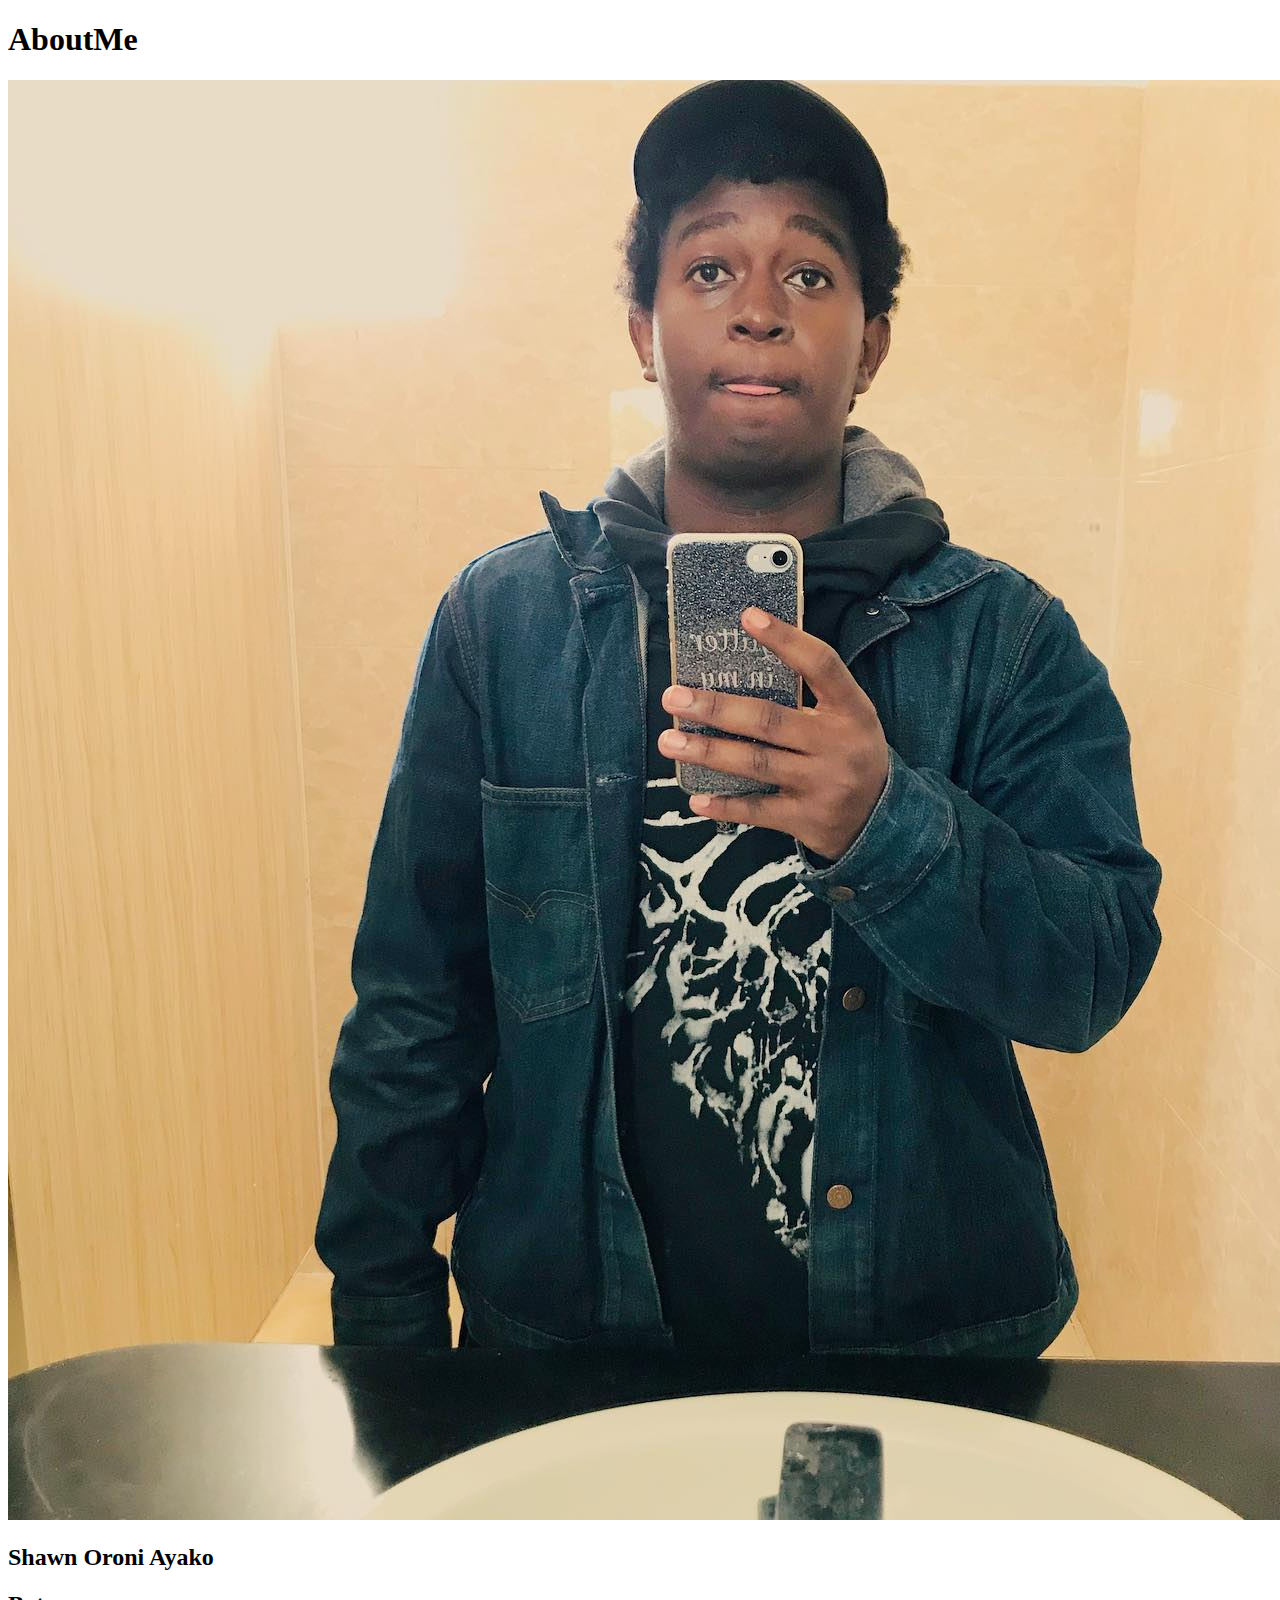
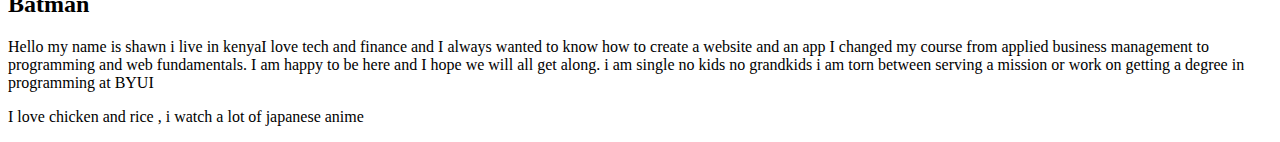
<file: aboutme/index.html>
<!DOCTYPE html>
<html lang="en">
  <head>
    <meta charset="UTF-8">
    <meta http-equiv="X-UA-Compatible" content="IE=edge">
    <meta name="viewpaort" content="width=device-width, initial-sacle=1.0">
    <title>AboutMe</title>
</head>
<body>
    <h1>AboutMe</h1>
    <img alt="Image of me" src="images/WhatsApp Image 2023-02-15 at 16.36.06.jpeg">
    <h2>Shawn Oroni Ayako</h2>
    <h2>Batman</h2>
    <p>Hello my name is shawn i live in kenyaI love tech and finance and I always wanted to know how to create a website and an app I changed my course from applied business management to programming and web fundamentals. I am happy to be here and I hope we will all get along. i am single no kids no grandkids i am torn between serving a mission or work on getting a degree in programming at BYUI </p>
<p>I love chicken and rice , i watch a lot of japanese anime</p>
</body>
</file>
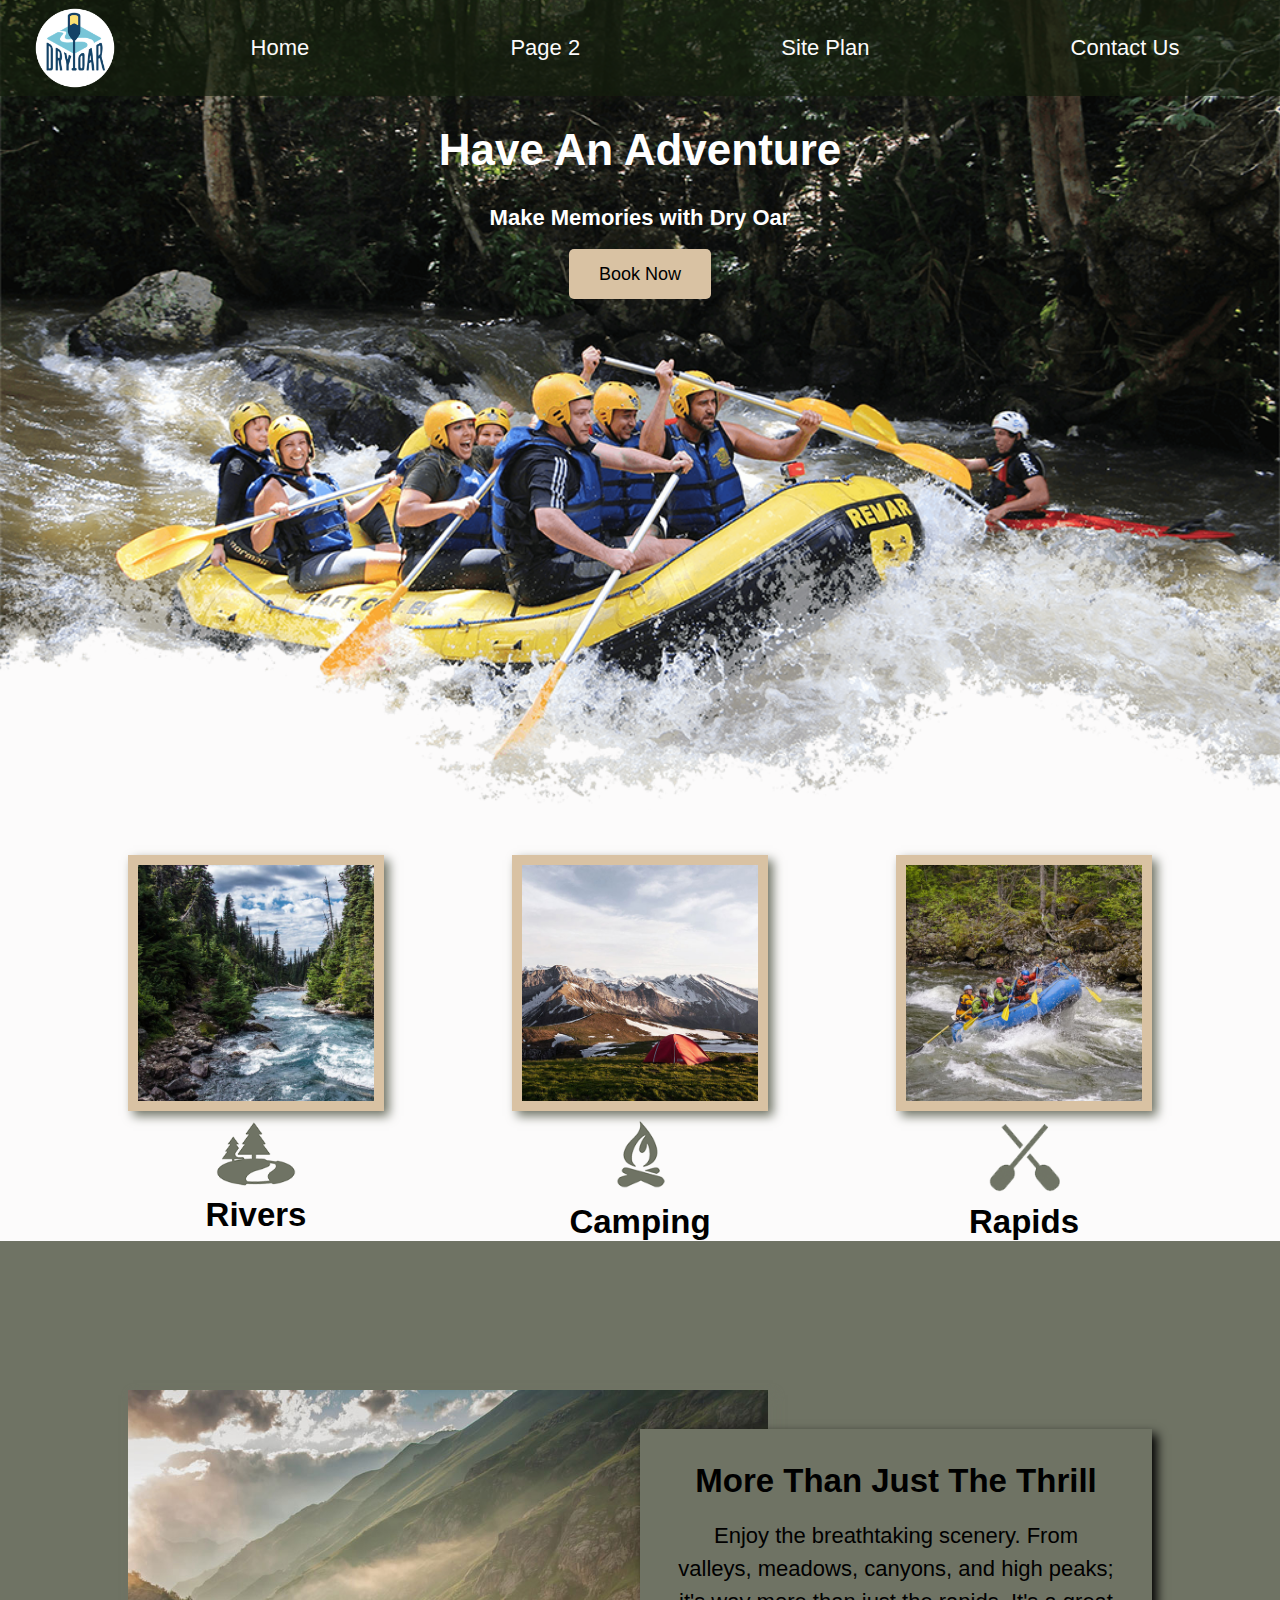
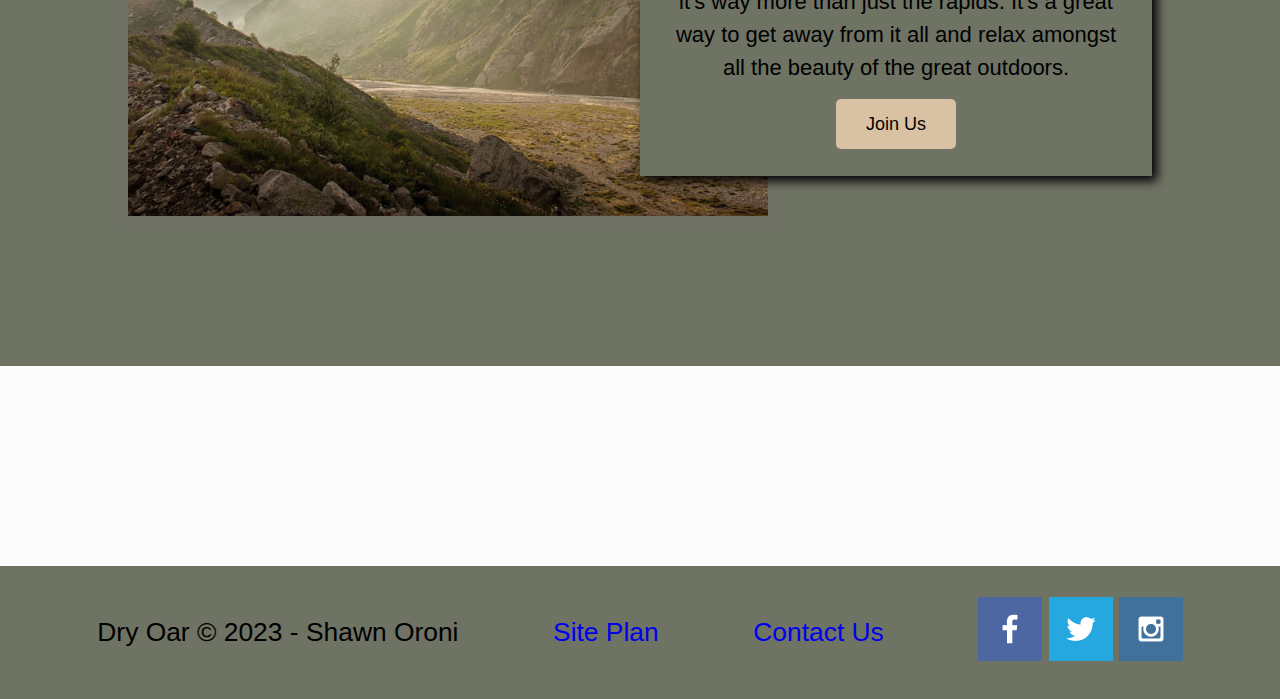
<file: wwr/index.html>
<!DOCTYPE html>
<html lang="en">
<head>
    <meta charset="UTF-8">
    <meta name="viewport" content="width=device-width, initial-scale=1.0">
    <title>Whitewater Rafting Vacations | Dry Oar Boating | Home</title>
    <link rel="stylesheet" href="styles/styles.css">
</head>
<body>
    <div id="content"> 
    <header> 
        <a id="logo_link" href="index.html">
        <img class="logo" src="images/logo.png" alt="Dry Oar Logo">
    </a>
    <nav>
        <a href="index.html">Home</a>
        <a href="#">Page 2</a>
        <a href="site-plan-rafting.html">Site Plan</a>
        <a href="contactus.html">Contact Us</a>
    </nav>
</header>
<div id="hero">
    <div id="hero-box">
        <img id="hero-img" src="images/hero.png" alt="People enjoying white water rafting">
    </div>
    <section id="hero-msg">
        <h1 class="home-title">Have An Adventure</h1>
        <h4>Make Memories with Dry Oar </h4>
        <div class='button-box'>
            <a class='book' href="contactus.html">Book Now</a>
        </div>
    </section>
</div>
<main class="home-grid">
    <section class="rivers-card">
        <img class="card-img" src="images/rivers.jpg" alt="river in forest">
        <img class="icon" src="images/river_icon.png" alt="river icon">
        <h2>Rivers</h2>
    </section>
    <section class="camping-card">
        <img class="card-img" src="images/camping.jpg" alt="tent in mountains">
        <img class="icon" src="images/fire_icon.png" alt="fire icon">
        <h2>Camping</h2>
    </section>
    <section class="rapids-card">
        <img class="card-img" src="images/rapids.jpg" alt="rafting boat">
        <img class="icon" src="images/oars.png" alt="oars icon">
        <h2>Rapids</h2>
    </section>

    <div id="background"></div>
    <img class="mountains" src="images/mountains.jpg" alt="Misty mountains">
    <section class="msg">
        <h2>More Than Just The Thrill</h2>
        <p>Enjoy the breathtaking scenery. From valleys, meadows, canyons, and high peaks; it's way more than just the rapids. It's a great way to get away from it all and relax amongst all the beauty of the great outdoors. </p>
        <a class='join' href="rivers.html">Join Us</a>
    </section>
</main>
<footer>
    <p>Dry Oar &copy; 2023 - Shawn Oroni</p>
    <p><a href="site-plan-rafting.html">Site Plan</a></p>
    <p><a href="contactus.html">Contact Us</a></p>
    <div class="social">
        <a href="https://facebook.com" target="_blank">
            <img src="images/facebook.png" alt="fb icon">
        </a>
        <a href="https://twitter.com" target="_blank">
            <img src="images/twitter.png" alt="twitter icon">
        </a>
        <a href="https://instagram.com" target="_blank">
            <img src="images/instagram.png" alt="instagram icon">
        </a>
    </div>
    
</footer>
    </div>

</body>
</html>
</file>
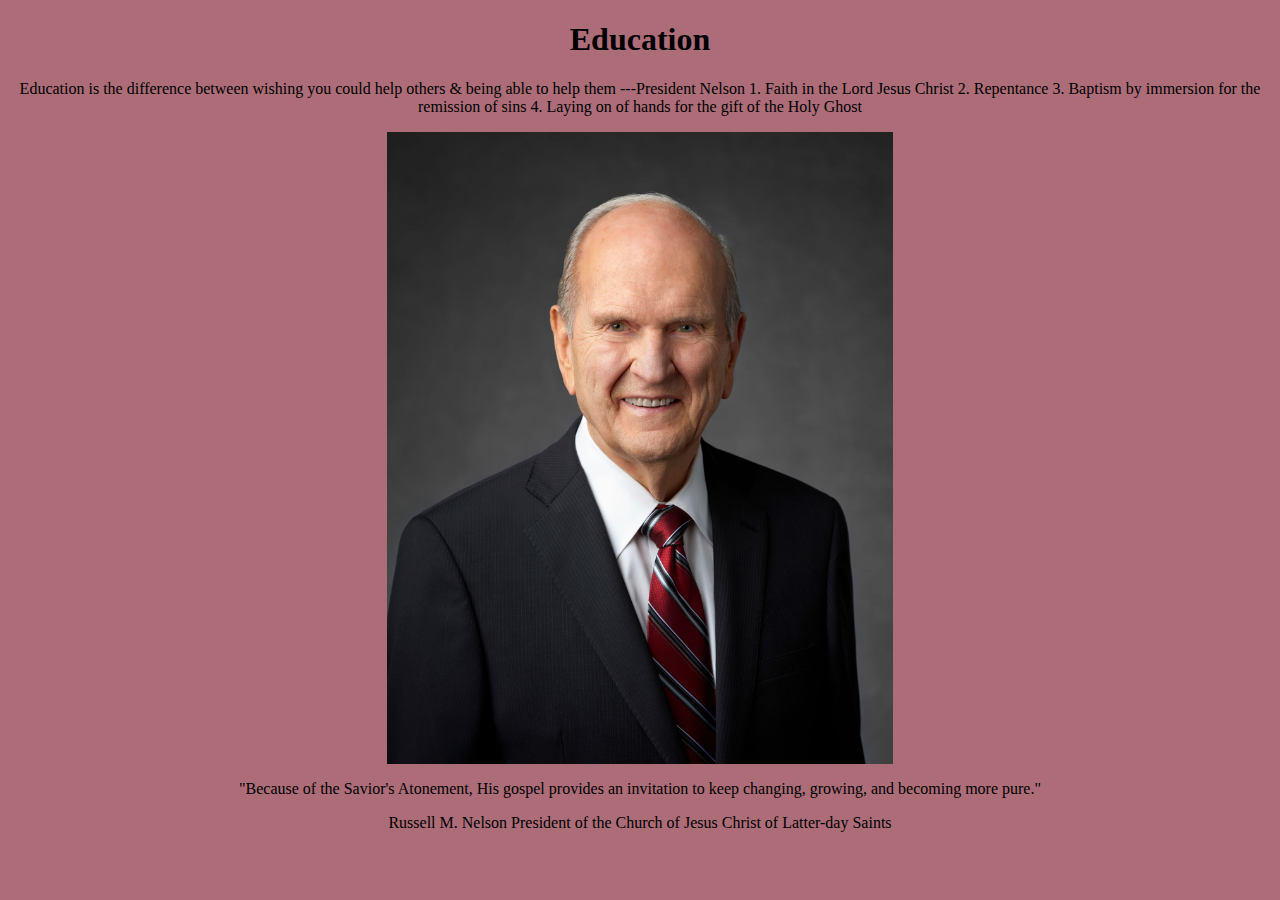
<file: exercises/week 4 challenge/index.html>
<!DOCTYPE html>
<html lang="en">
<head>
    <meta charset="UTF-8">
    <meta name="viewport" content="width=device-width, initial-scale=1.0">
    <title>Education</title>
    <link rel="stylesheet" href="styles/styles.css">     
</head>
<body>
    <style>
        h1 {text-align: center;}
        p {text-align: center;}
        div {text-align: center;}
        </style>
    
</body>
<main>
    <h1>Education</h1>
    <p>Education is the difference between wishing you could help others & being able to help them

        ---President Nelson
        
       1. Faith in the Lord Jesus Christ
        
       2. Repentance
        
       3. Baptism by immersion for the remission of sins
        
       4. Laying on of hands for the gift of the Holy Ghost
    </p>
    <img alt="a picture of President Nelson "       src="images/russell_nelson_official_portrait_2018.jpeg"/>
    <p>"Because of the Savior's Atonement, His gospel provides an invitation to keep changing, growing, and becoming more pure."</p>
</main>
<footer>
    <p>Russell M. Nelson
       President of the Church of Jesus Christ of Latter-day Saints</p>
</footer>
</html>
</file>
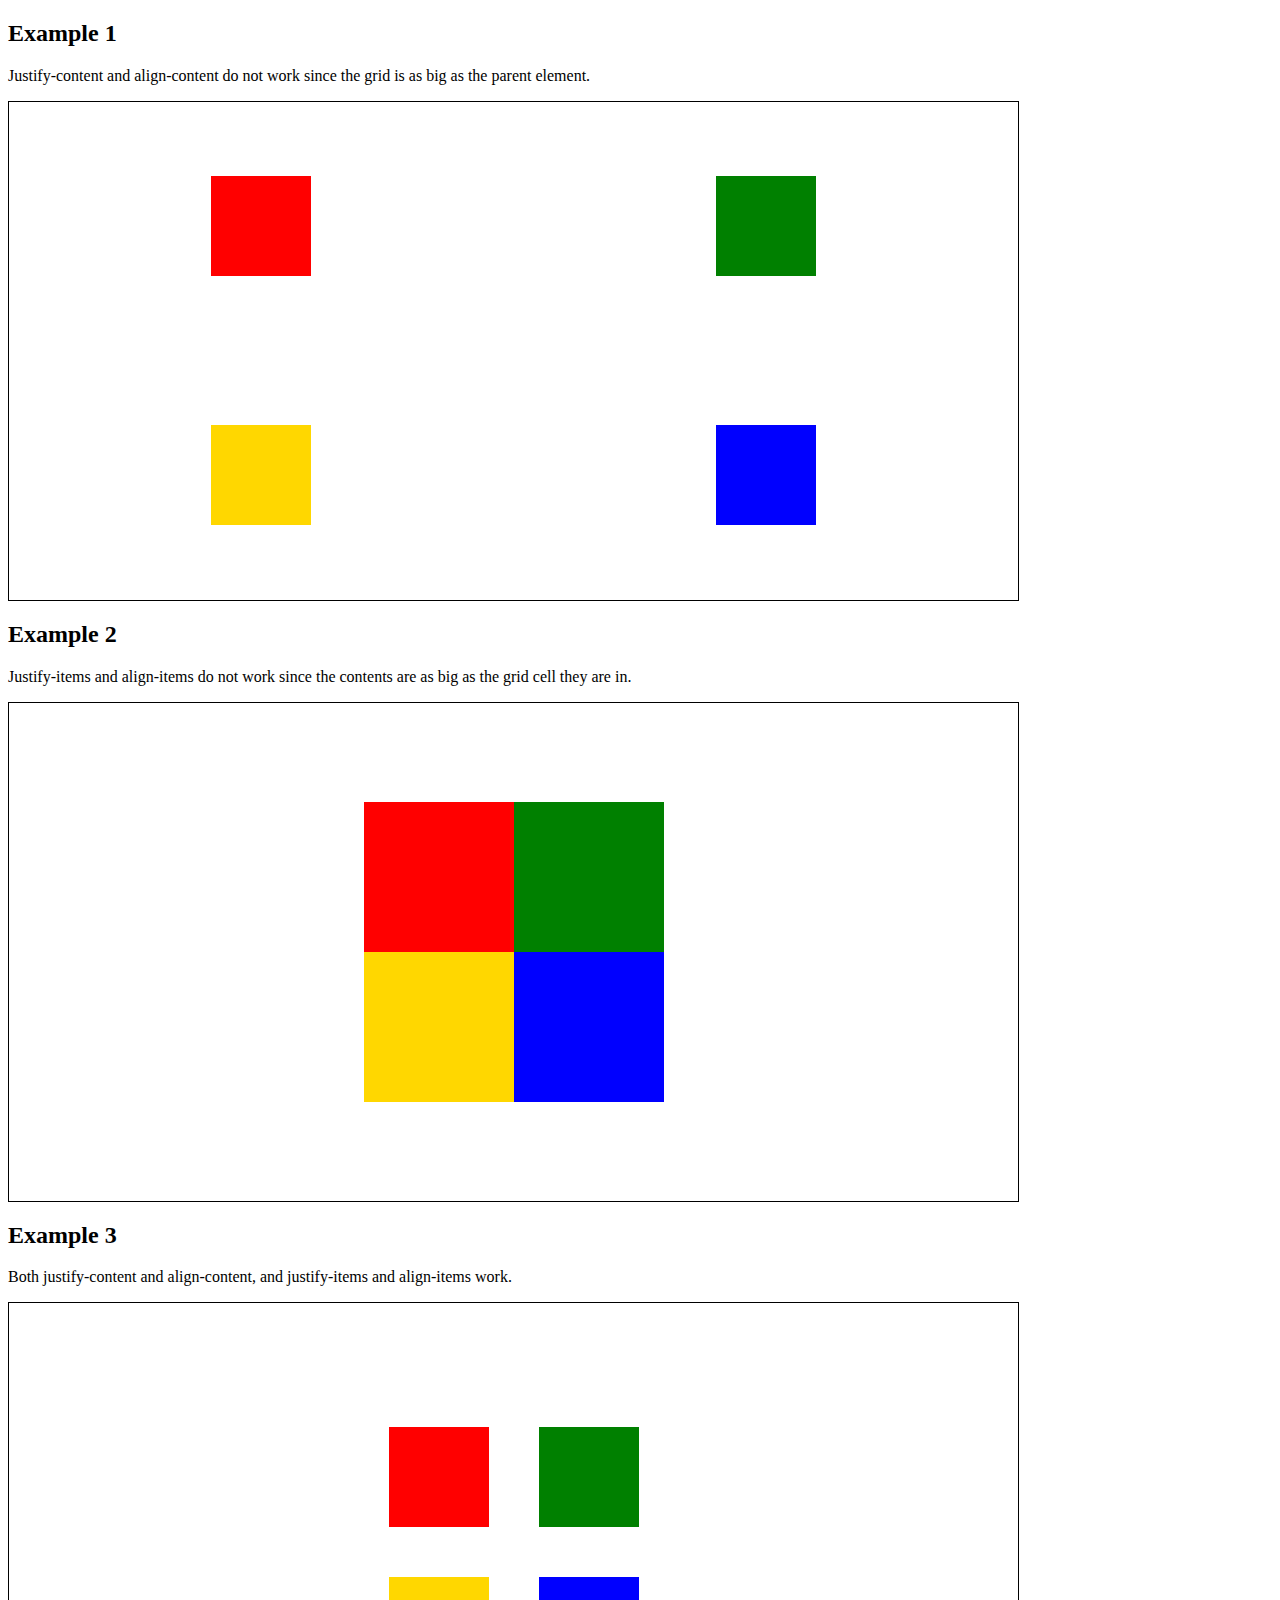
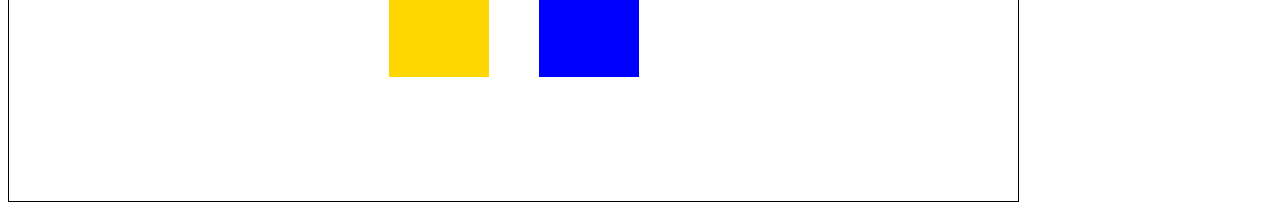
<file: exercises/week 7/index.html>
<!DOCTYPE html>
<html lang="en">
<head>
    <meta charset="UTF-8">
    <meta name="viewport" content="width=device-width, initial-scale=1.0">
    <link rel="stylesheet" href="styles/styles.css"/>
</head>
    <h2>Example 1</h2>
<p>Justify-content and align-content do not work since the grid is as big as the parent element.</p>
<div class="content1">
  <div class="red" ></div>
  <div class="green" ></div>
  <div class="yellow" ></div>
  <div class="blue" ></div>
</div>
<h2>Example 2</h2>
<p>Justify-items and align-items do not work since the contents are as big as the grid cell they are in.</p>

<div class="content2">
  <div class="red2" ></div>
  <div class="green2" ></div>
  <div class="yellow2" ></div>
  <div class="blue2" ></div>
</div>
<h2>Example 3</h2>
<p>Both justify-content and align-content, and justify-items and align-items work.</p>


<div class="content3">
  <div class="red" ></div>
  <div class="green" ></div>
  <div class="yellow" ></div>
  <div class="blue" ></div>
</div>
</file>
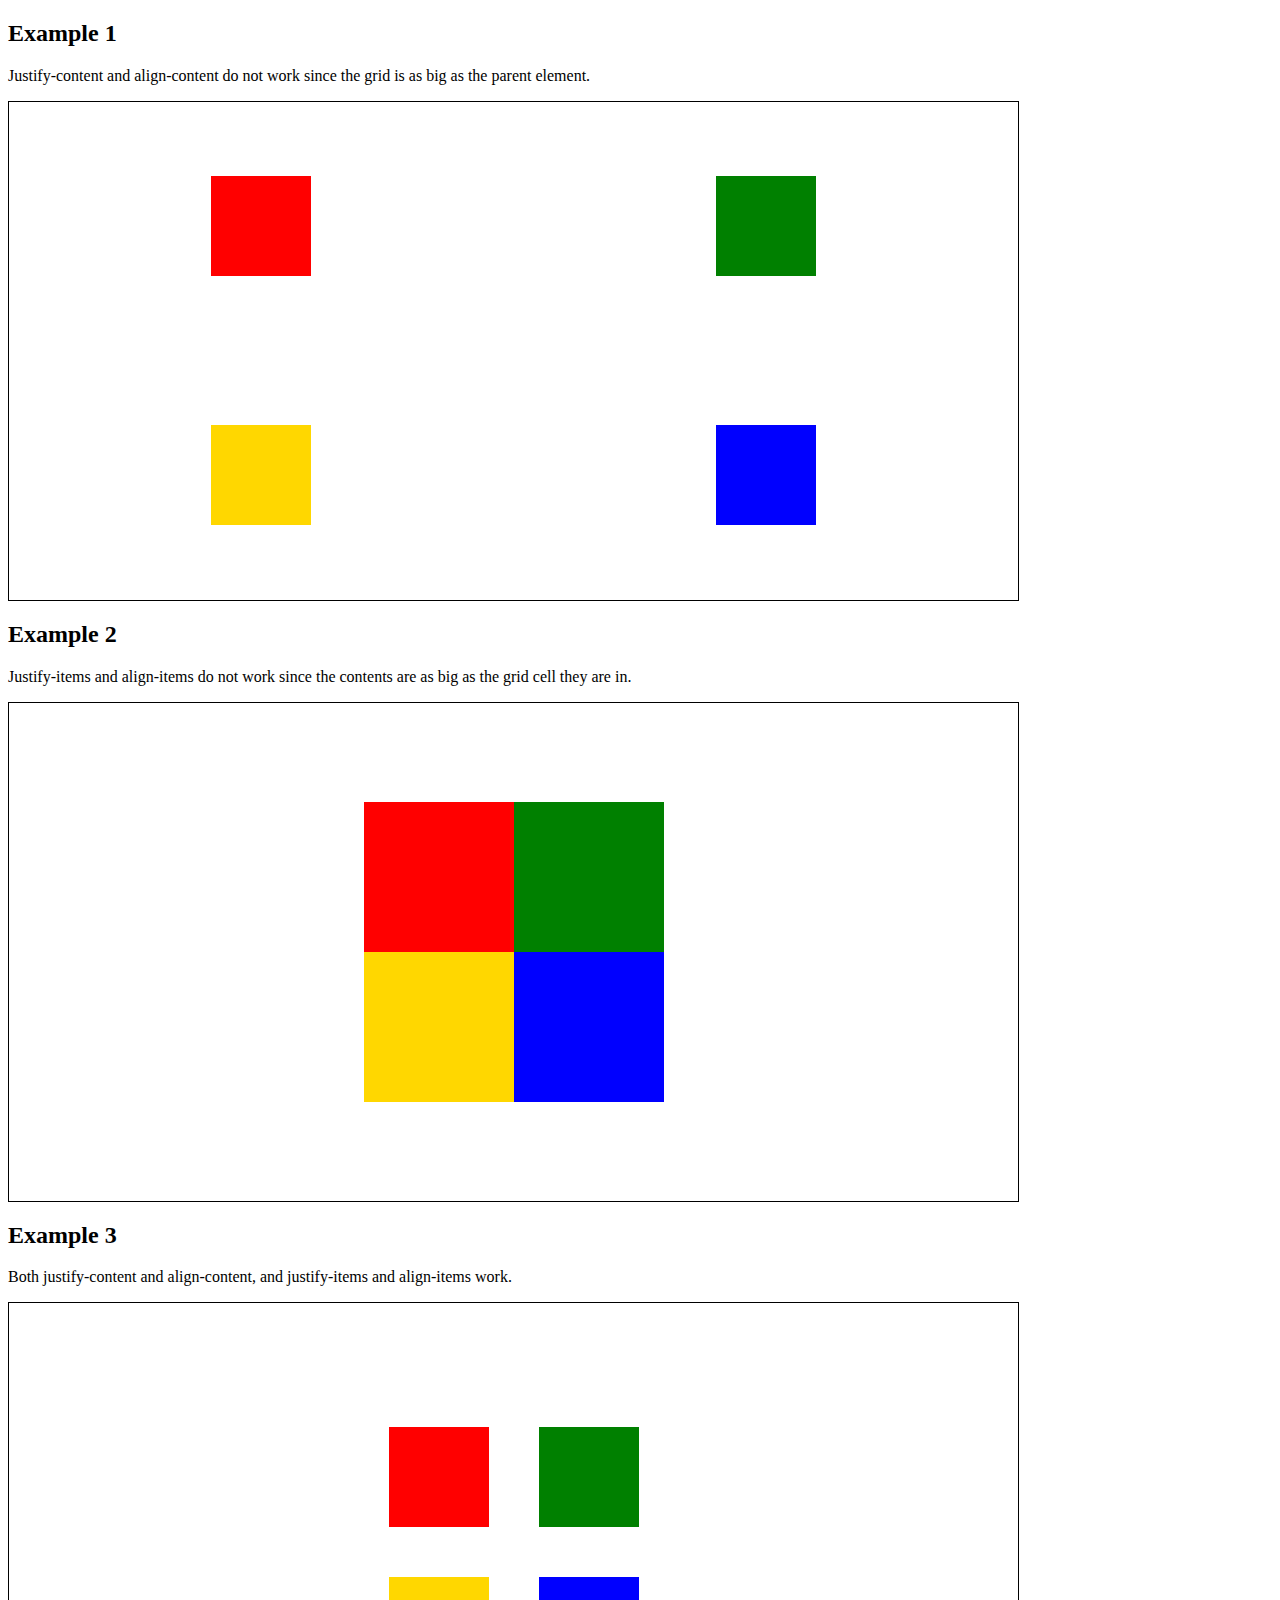
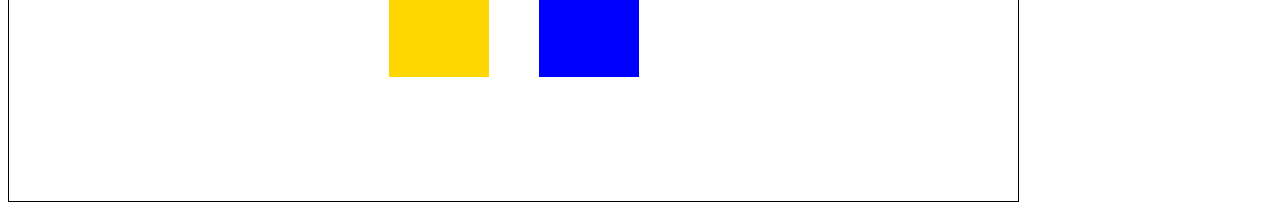
<file: positioning.html>
<!DOCTYPE html>
<html lang="en">
<head>
    <meta charset="UTF-8">
    <meta name="viewport" content="width=device-width, initial-scale=1.0">
    <link rel="stylesheet" href="positioning.css"/>
</head>
    <h2>Example 1</h2>
<p>Justify-content and align-content do not work since the grid is as big as the parent element.</p>
<div class="content1">
  <div class="red" ></div>
  <div class="green" ></div>
  <div class="yellow" ></div>
  <div class="blue" ></div>
</div>
<h2>Example 2</h2>
<p>Justify-items and align-items do not work since the contents are as big as the grid cell they are in.</p>

<div class="content2">
  <div class="red2" ></div>
  <div class="green2" ></div>
  <div class="yellow2" ></div>
  <div class="blue2" ></div>
</div>
<h2>Example 3</h2>
<p>Both justify-content and align-content, and justify-items and align-items work.</p>


<div class="content3">
  <div class="red" ></div>
  <div class="green" ></div>
  <div class="yellow" ></div>
  <div class="blue" ></div>
</div>
</file>
<file: wwr/styles/styles.css>
body {
    background-color: #fcfbfb; 
}

header {
    background-color:rgba(20,30,13, .7);
    display: grid;
    grid-template-columns: 150px auto;
}


nav a:hover {
    background-color: black;
    color: #d9c2a3;
}   
nav {
    display: flex;
    justify-content: space-around;
}
#hero-img {
    width: 100%;
}
#content {
    max-width: 1600px;
    margin: 0 auto;
}

#background {
    height: 725px;
    background-color: #6f7364;
}

.icon {
    width: 80px;
}

.logo {
    width: 80px;
}

nav a {
    text-align: center;
    color: #fcfbfb;
    text-decoration: none;
}    
main section {
    text-align: center;
}
#hero-msg {
    text-align: center;
}
#hero-msg h1 {
    color: white;
}
footer p {
    font-size: 1.2em;

} 

footer p a:hover {
    text-decoration: underline;
}

footer a {
    text-decoration: none;
}
.home-title {
    font-family: 'Rock Salt', 'Bradley Hand', sans-serif;
    font-size: 2em;
}

.msg {
    background-color: #6f7364;
    line-height: 1.5em;
  }

  body {
    background-color: #fcfbfb;
    font-family: Raleway, Arial, sans-serif;
    font-size: 22px;
    margin: 0;
    padding: 0;
}
h2 {
    margin: 0;
}

nav a {
    text-decoration: none;
    color: #fcfbfb;
    text-align: center;
    padding: 35px;
}

.book, .join {
    background-color: #d9c2a3;
    color: black;
    text-decoration: none;
    font-size: 18px;
    padding: 15px 30px;
    margin-top: 50px;
}

.book, .join {
    background-color: #d9c2a3;
    color: black;
    text-decoration: none;
    font-size: 18px;
    padding: 15px 30px;
    margin-top: 50px;
    border-radius: 5px;
}
main section img {
    box-sizing: border-box;
}

#logo_link {
    padding-top: 5px;
    justify-self: center;
    align-self: center;
}


.home-grid {
    display: grid;
    grid-template-columns: repeat(10, 1fr);
}
.card-img {
    border: 10px solid #d9c2a3;
    
        transition: transform .5s;
        box-shadow: 5px 5px 10px #6f7364;
    }
    .card-img:hover {
        opacity: .6;
        transform: scale(1.1);
    }

.card-img, .mountains {
    width: 100%;
}

.rivers-card {
    grid-column: 2/4;
    grid-row: 2/3;
} 

.camping-card {
    grid-column: 5/7;
    grid-row: 2/3;
 } 

.rapids-card {
    grid-column: 8/10;
    grid-row: 2/3; 
}

#background {
    grid-column: 1/11;
    grid-row: 4/9;
 } 

.mountains {
    grid-column: 2/7;
    grid-row: 5/8; 
    width: 100%;
    box-shadow: 5px 5px 10px #6f7364;

} 

.msg {
    grid-column: 6/10;
    grid-row: 6/7; 
}



#hero-msg h4 {
    color: white;
}

#hero {
    display: grid;
    grid-template-columns: 1fr 3fr 1fr;
    margin-top: -100px; 
}

#hero-msg {
    grid-column: 2/3;
    grid-row: 1/2;
    margin-top: 100px;
}

#hero-box {
    grid-column: 1/4;
    grid-row: 1/3;
    z-index: -1;
}



footer {
    background-color: #6f7364;
    padding: 25px 50px;
    margin-top: 200px; 
    display: flex;
    justify-content: space-around;
    align-items: center;
}



.msg {
    background-color: #6f7364;
    padding: 35px;
    grid-column: 6/10;
    grid-row: 6/7;
    box-shadow: 5px 5px 10px black;
}

@media screen and (max-width: 900px) {
    #hero, .home-grid {
        display: block;
        height: auto;
    }
    nav, footer {
        flex-direction: column;
    }
    nav a {
        display: block;
        padding: 15px;
    }
    #hero {
        margin-top: 0;
    }
    #hero-msg {
        margin-top: 0;
    }
    #hero-msg h4 {
        display: none;
    }
    .home-title {
        font-size: 25px;
        color: #6f7364;
    }
    .rivers-card, .camping-card, .rapids-card { 
        margin: 50px auto;
        width: 60%;
    }
    #background {
        display: none;
    }
    .mountains, .msg {
        width: 80%;
        display: block;
        margin: 0 auto;
    }
    footer {
        margin-top: 25px;
    }
}
</file>
<file: exercises/week 4 challenge/styles/styles.css>
body {
    background-color: rgb(173, 109, 120);
  }

.center {
    text-align: center;
  }


  img {
    display: block;
    margin-left: auto;
    margin-right: auto;
    width: 40%;
  }

   p {
    text-align: center;
  }
</file>
<file: exercises/week 7/styles/styles.css>
* {
    box-sizing: border-box;
  }
  
  .content1 {
    width: 80%;
    height: 500px;
    border: 1px solid;
    display: grid;
    grid-template-columns: 1fr 1fr;
    grid-template-rows: 1fr 1fr;
    justify-items: center;
    align-items: center;
    
  }
  .content2 {
    width: 80%;
    height: 500px;
    border: 1px solid;
    display: grid;
    grid-template-columns: 150px 150px;
    grid-template-rows: 150px 150px;
    justify-content: center;
    align-content: center;
    
  }
  .content3 {
    width: 80%;
    height: 500px;
    border: 1px solid;
    display: grid;
    grid-template-columns: 150px 150px;
    grid-template-rows: 150px 150px;
    justify-content: center;
    align-content: center;
    justify-items: center;
    align-items: center;
  }
  
  .red {
  width: 100px;
  height: 100px;
  background-color: red;
  
  }
  .green {
  width: 100px;
  height: 100px;
  background-color: green;
   
  }
  .yellow {
  width: 100px;
  height: 100px;
  background-color: gold;
  
  }
  .blue {
  width: 100px;
  height: 100px;
  background-color: blue;
  
  }
  
  .red2 {
  width: 100%;
  height: 100%;
  background-color: red;
  
  }
  .green2 {
  width: 100%;
  height: 100%;
  background-color: green;
   
  }
  .yellow2 {
  width: 100%;
  height: 100%;
  background-color: gold;
  
  }
  .blue2 {
  width: 100%;
  height: 100%;
  background-color: blue;
  
  }
</file>
<file: positioning.css>
* {
    box-sizing: border-box;
  }
  
  .content1 {
    width: 80%;
    height: 500px;
    border: 1px solid;
    display: grid;
    grid-template-columns: 1fr 1fr;
    grid-template-rows: 1fr 1fr;
    justify-items: center;
    align-items: center;
    
  }
  .content2 {
    width: 80%;
    height: 500px;
    border: 1px solid;
    display: grid;
    grid-template-columns: 150px 150px;
    grid-template-rows: 150px 150px;
    justify-content: center;
    align-content: center;
    
  }
  .content3 {
    width: 80%;
    height: 500px;
    border: 1px solid;
    display: grid;
    grid-template-columns: 150px 150px;
    grid-template-rows: 150px 150px;
    justify-content: center;
    align-content: center;
    justify-items: center;
    align-items: center;
  }
  
  .red {
  width: 100px;
  height: 100px;
  background-color: red;
  
  }
  .green {
  width: 100px;
  height: 100px;
  background-color: green;
   
  }
  .yellow {
  width: 100px;
  height: 100px;
  background-color: gold;
  
  }
  .blue {
  width: 100px;
  height: 100px;
  background-color: blue;
  
  }
  
  .red2 {
  width: 100%;
  height: 100%;
  background-color: red;
  
  }
  .green2 {
  width: 100%;
  height: 100%;
  background-color: green;
   
  }
  .yellow2 {
  width: 100%;
  height: 100%;
  background-color: gold;
  
  }
  .blue2 {
  width: 100%;
  height: 100%;
  background-color: blue;
  
  }
</file>
